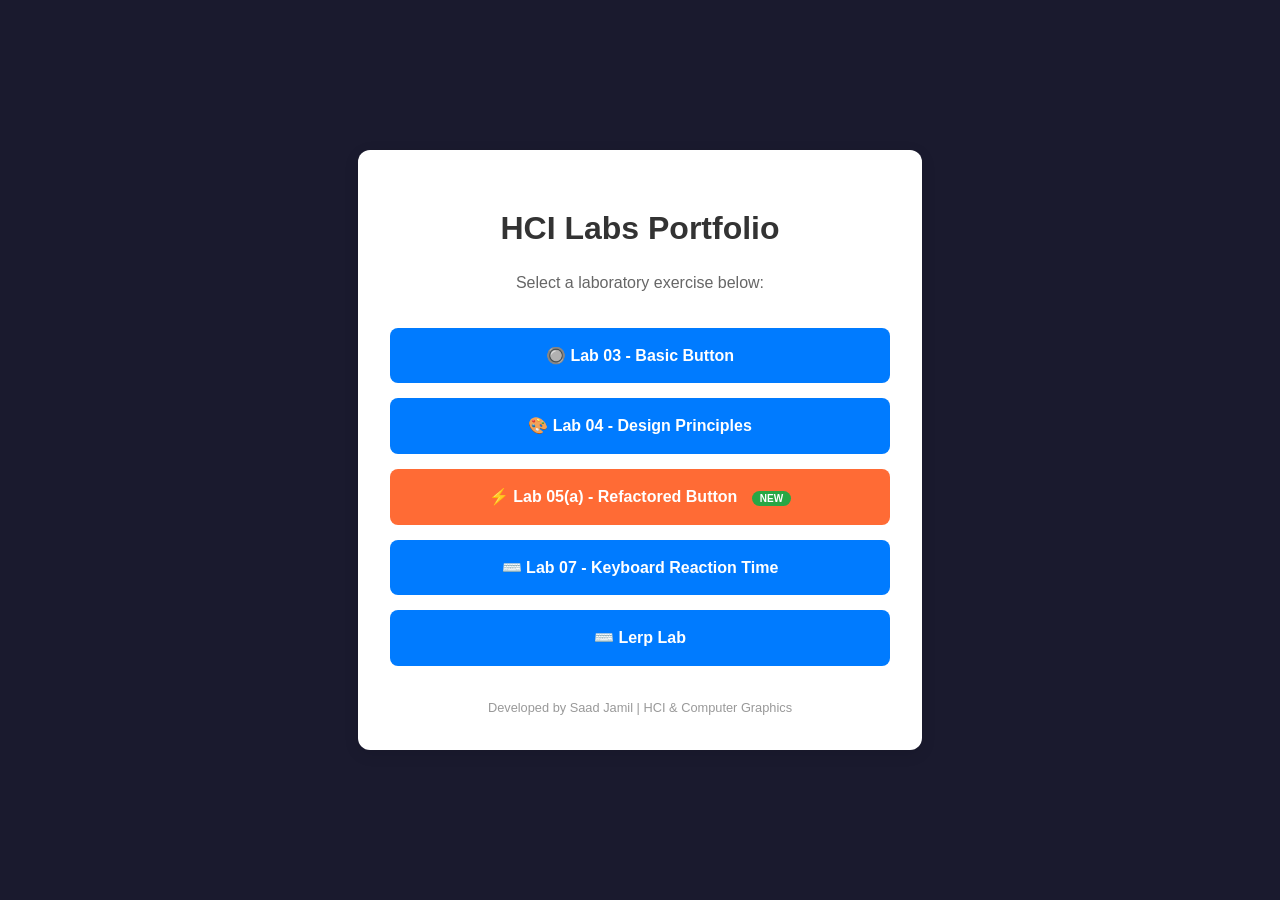
<file: index.html>
<!DOCTYPE html>
<html lang="en">
<head>
    <meta charset="UTF-8">
    <meta name="viewport" content="width=device-width, initial-scale=1.0">
    <title>HCI Labs - Saad Jamil</title>
    <style>
        body {
            font-family: 'Segoe UI', Tahoma, Geneva, Verdana, sans-serif;
            line-height: 1.6;
            background: #1a1a2e;
            margin: 0;
            display: flex;
            justify-content: center;
            align-items: center;
            min-height: 100vh;
        }
        .container {
            background: white;
            padding: 2rem;
            border-radius: 12px;
            box-shadow: 0 4px 15px rgba(0,0,0,0.1);
            text-align: center;
            max-width: 500px;
            width: 90%;
        }
        h1 {
            color: #333;
            margin-bottom: 0.5rem;
        }
        p {
            color: #666;
            margin-bottom: 2rem;
        }
        .lab-links {
            display: flex;
            flex-direction: column;
            gap: 15px;
        }
        .lab-card {
            text-decoration: none;
            color: white;
            background: #007bff;
            padding: 15px;
            border-radius: 8px;
            font-weight: bold;
            transition: transform 0.2s;
        }
        .lab-card:hover {
            transform: translateY(-3px);
            background: #0056b3;
        }
        .lab-card.lab5 {
            background: #ff6b35;
        }
        .lab-card.lab5:hover {
            background: #e85d2c;
        }
        .footer {
            margin-top: 2rem;
            font-size: 0.8rem;
            color: #999;
        }
        .badge {
            background: #28a745;
            color: white;
            font-size: 10px;
            padding: 2px 8px;
            border-radius: 20px;
            margin-left: 10px;
        }
    </style>
</head>
<body>
    <div class="container">
        <h1>HCI Labs Portfolio</h1>
        <p>Select a laboratory exercise below:</p>
        <div class="lab-links">
            <a href="lab03.html" class="lab-card">🔘 Lab 03 - Basic Button</a>
            <a href="lab04.html" class="lab-card">🎨 Lab 04 - Design Principles</a>
            <a href="lab5/index.html" class="lab-card lab5">⚡ Lab 05(a) - Refactored Button <span class="badge">NEW</span></a>
            <a href="lab7/index.html" class="lab-card">⌨️ Lab 07 - Keyboard Reaction Time</a>
             <a href="lerp.html" class="lab-card">⌨️ Lerp Lab </a>
        </div>
        <div class="footer">
            Developed by Saad Jamil | HCI & Computer Graphics
        </div>
    </div>
</body>
</html>
</file>
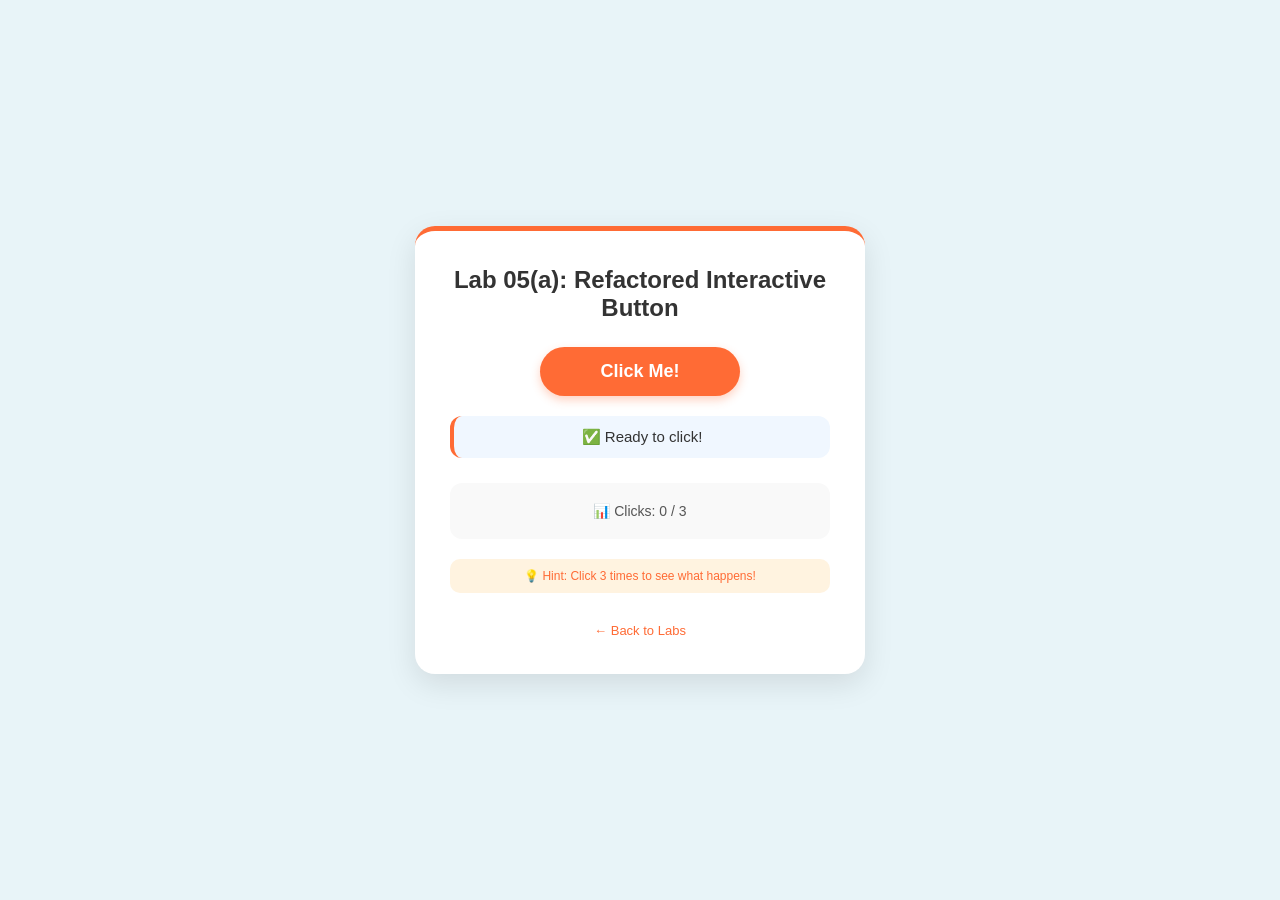
<file: lab5/index.html>
<!DOCTYPE html>
<html lang="en">
<head>
    <meta charset="UTF-8">
    <meta name="viewport" content="width=device-width, initial-scale=1.0">
    <title>Lab 05(a) - Refactored Button | Saad Jamil</title>
    <link rel="stylesheet" href="style.css">
</head>
<body>

<div class="container">
    <h1>Lab 05(a): Refactored Interactive Button</h1>
    <div class="button-box">
        <button id="myButton">Click Me!</button>
        <div id="message">Ready</div>
    </div>
    
    <div class="info">
        <p>📊 Clicks: <span id="counter">0</span> / 3</p>
    </div>
    
    <div class="note">
        💡 Hint: Click 3 times to see what happens!
    </div>
    
    <a href="../index.html" class="back">← Back to Labs</a>
</div>

<script src="script.js"></script>

</body>
</html>
</file>
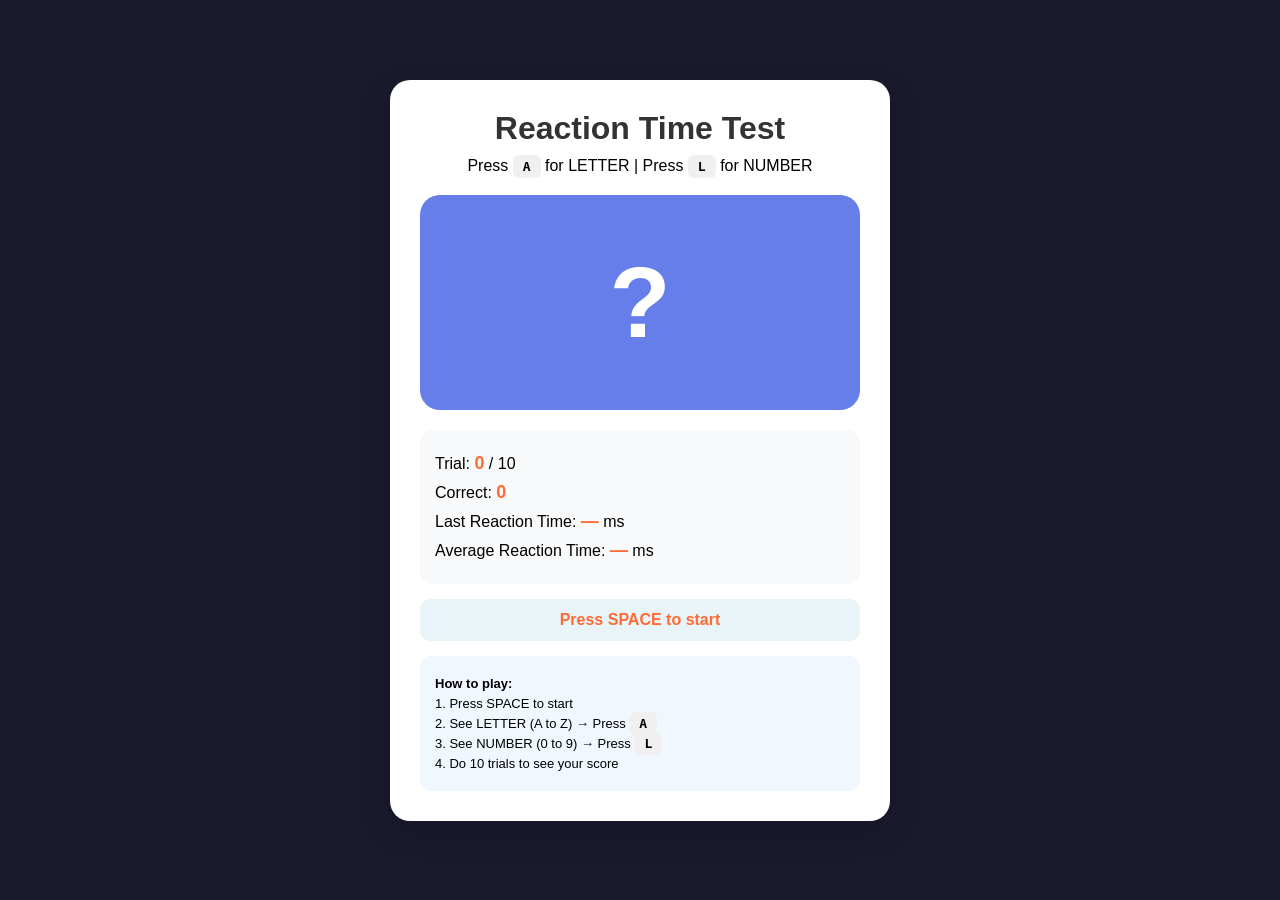
<file: lab7/index.html>
<!DOCTYPE html>
<html lang="en">
<head>
    <meta charset="UTF-8">
    <meta name="viewport" content="width=device-width, initial-scale=1.0">
    <title>Lab 07 - Reaction Time Test</title>
    <link rel="stylesheet" href="style.css">
</head>
<body>

<div class="box">
    <h1>Reaction Time Test</h1>
    <p>Press <kbd>A</kbd> for LETTER | Press <kbd>L</kbd> for NUMBER</p>
    
    <!-- Big box showing letter or number -->
    <div class="big-letter" id="stimulus">?</div>
    
    <!-- Stats -->
    <div class="stats">
        <p>Trial: <span id="trial">0</span> / 10</p>
        <p>Correct: <span id="correct">0</span></p>
        <p>Last Reaction Time: <span id="lastRT">—</span> ms</p>
        <p>Average Reaction Time: <span id="avgRT">—</span> ms</p>
    </div>
    
    <!-- Message box -->
    <div class="message" id="message">
        Press SPACE to start
    </div>
    
    <!-- Instructions -->
    <div class="help">
        <p><strong>How to play:</strong></p>
        <p>1. Press SPACE to start</p>
        <p>2. See LETTER (A to Z) → Press <kbd>A</kbd></p>
        <p>3. See NUMBER (0 to 9) → Press <kbd>L</kbd></p>
        <p>4. Do 10 trials to see your score</p>
    </div>
</div>

<script src="script.js"></script>
</body>
</html>
</file>
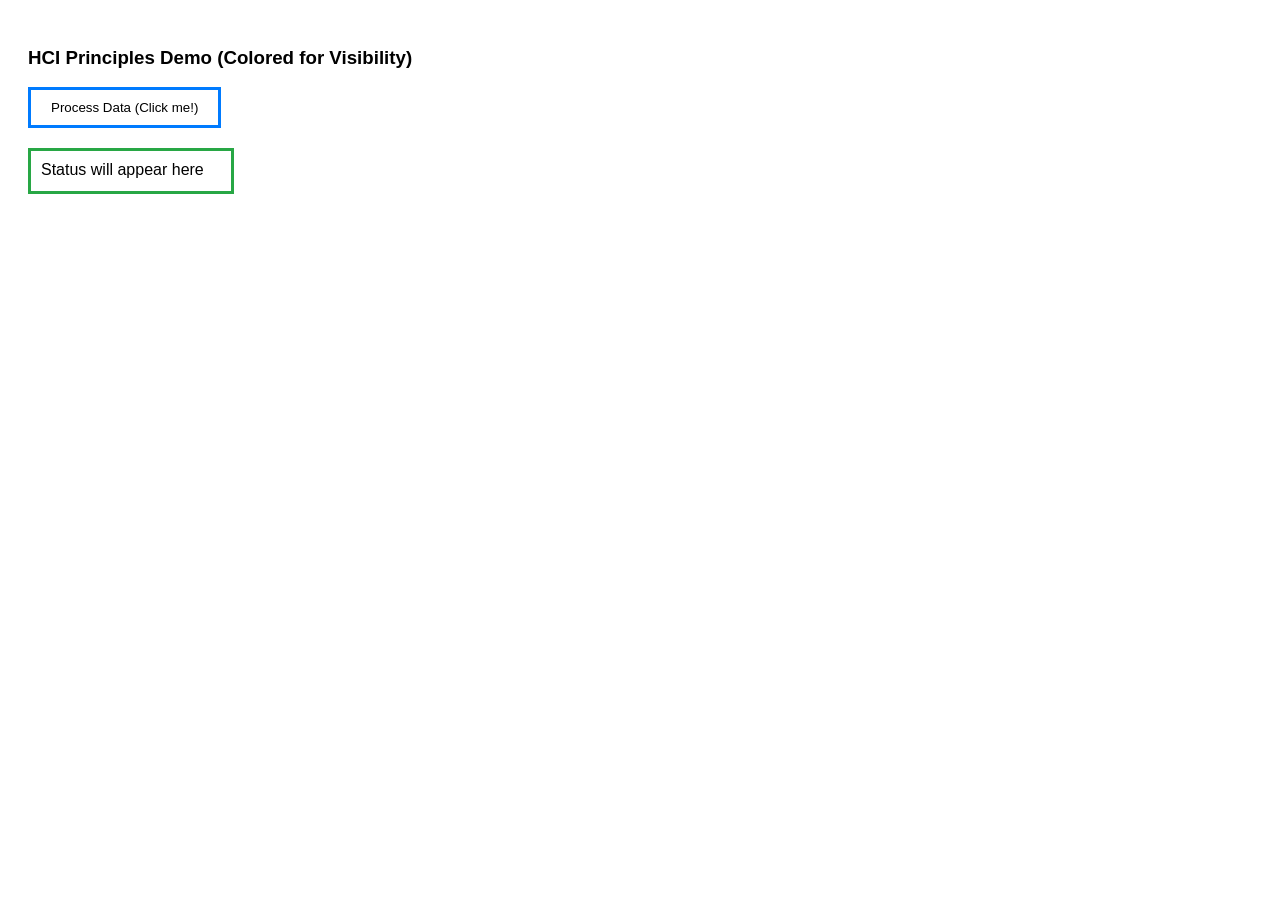
<file: lab04.html>
<!DOCTYPE html>
<html>
<head>
    <style>
        body { font-family: Arial; padding: 20px; }
        
        /* AFFORDANCE - Blue border */
        #actionBtn {
            padding: 10px 20px;
            border: 3px solid #007bff; 
            background: white;
            cursor: pointer;
            display: block; /* Keeps button on its own line */
            margin-bottom: 10px;
        }
        
        /* Ensures disabled button shows not-allowed cursor */
        #actionBtn:disabled {
            cursor: not-allowed !important;
        }
        
        /* MAPPING - Green border */
        #status {
            margin-top: 10px;
            border: 3px solid #28a745; 
            padding: 10px;
            min-height: 20px;
            /* FIX: This makes the border wrap the text instead of the whole screen */
            display: inline-block; 
            min-width: 180px;
        }
        
        /* FEEDBACK - Yellow background on click */
        .click-feedback {
            background-color: #ffc107 !important; 
            transform: scale(0.95);
        }
        
        /* CONSTRAINT - Red border when disabled */
        .constrained {
            border-color: #dc3545 !important; 
        }
        
        /* SIGNIFIER - Purple background when disabled */
        .disabled-signifier {
            background-color: #6f42c1 !important; 
            color: white;
            opacity: 0.7;
            cursor: not-allowed;
        }
    </style>
</head>
<body>
    <h3>HCI Principles Demo (Colored for Visibility)</h3>
    
    <button id="actionBtn" onclick="performAction()">
        Process Data (Click me!)
    </button>
    
    <div id="status">Status will appear here</div>
    
    <script>
        let count = 0;
        const btn = document.getElementById('actionBtn');
        const status = document.getElementById('status');
        
        function performAction() {
            count++;
            
            // FEEDBACK: Add yellow click effect
            btn.classList.add('click-feedback');
            
            // Reduced timeout slightly so it doesn't overlap with the limit state
            setTimeout(() => btn.classList.remove('click-feedback'), 200);
            
            // Update status with count
            status.textContent = `✅ Processed ${count} time${count !== 1 ? 's' : ''}`;
            
            // CONSTRAINT & SIGNIFIER: Apply at limit
            if (count >= 3) {
                btn.disabled = true;
                btn.classList.add('constrained', 'disabled-signifier');
                status.textContent = '⛔ Limit reached (3 clicks max)';
                
                status.style.borderColor = '#dc3545'; 
                status.style.borderWidth = '3px';
            }
        }
    </script>
</body>
</html>
</file>
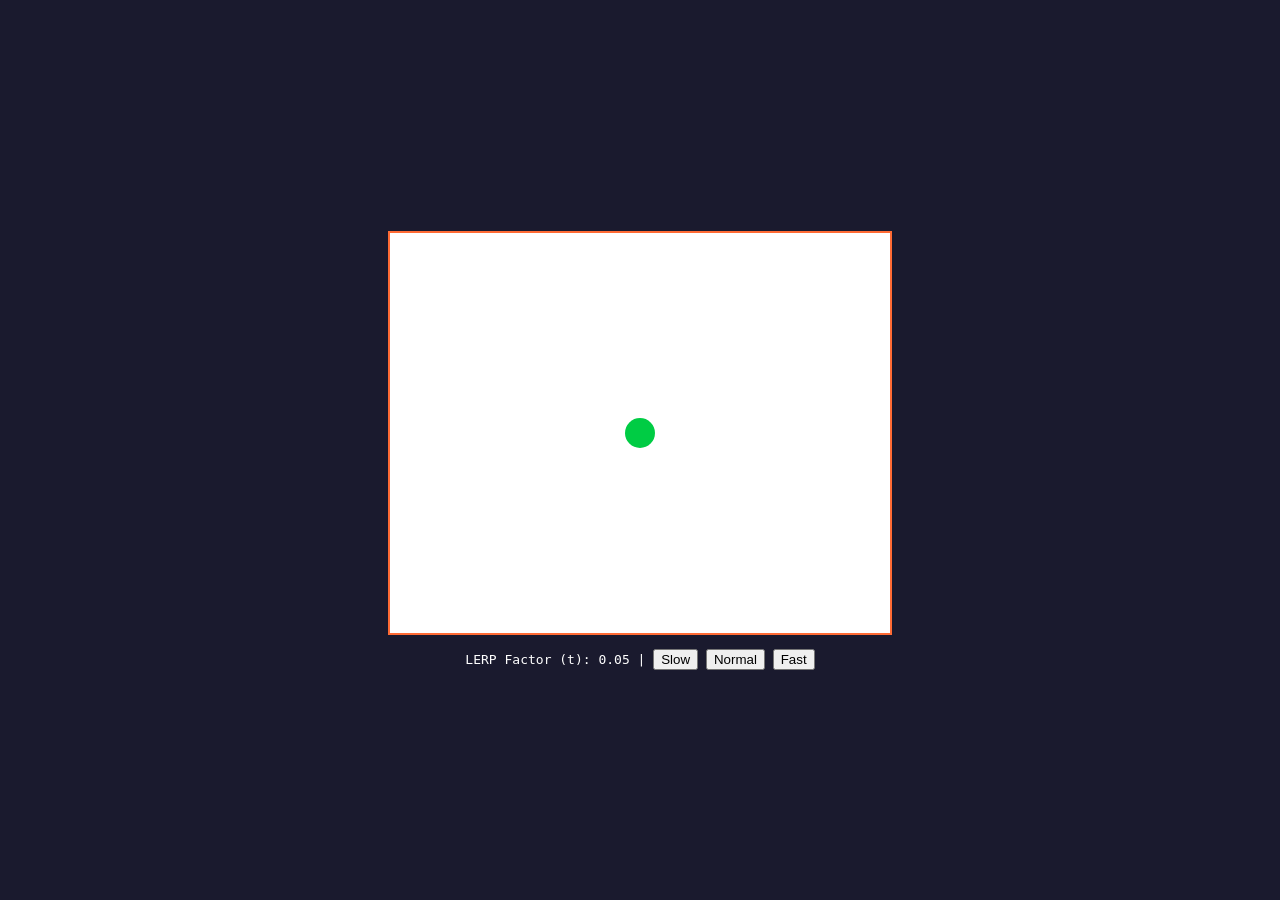
<file: lerp.html>
<!DOCTYPE html>
<html lang="en">
<head>
    <meta charset="UTF-8">
    <title>LERP Lab</title>
    <style>
        body { background: #1a1a2e; display: flex; justify-content: center; align-items: center; height: 100vh; margin: 0; }
        canvas { background: white; border: 2px solid #ff6b35; cursor: crosshair; }
        .info { text-align: center; color: white; margin-top: 10px; font-family: monospace; }
    </style>
</head>
<body>

<div>
    <canvas id="canvas" width="500" height="400"></canvas>
    <div class="info">LERP Factor (t): <span id="tValue">0.05</span> | <button id="slow">Slow</button> <button id="normal">Normal</button> <button id="fast">Fast</button></div>
</div>

<script>
    const canvas = document.getElementById('canvas');
    const ctx = canvas.getContext('2d');
    
    let circleX = 250, circleY = 200;
    let mouseX = 250, mouseY = 200, mouseIn = false;
    let t = 0.05;
    
    function lerp(start, end, t) { return start + (end - start) * t; }
    
    function draw() {
        ctx.fillStyle = 'white';
        ctx.fillRect(0, 0, 500, 400);
        
        if (mouseIn) {
            ctx.strokeStyle = 'red';
            ctx.beginPath();
            ctx.moveTo(mouseX - 10, mouseY);
            ctx.lineTo(mouseX + 10, mouseY);
            ctx.moveTo(mouseX, mouseY - 10);
            ctx.lineTo(mouseX, mouseY + 10);
            ctx.stroke();
        }
        
        ctx.fillStyle = '#00cc44';
        ctx.beginPath();
        ctx.arc(circleX, circleY, 15, 0, Math.PI * 2);
        ctx.fill();
        
        document.getElementById('tValue').innerText = t;
    }
    
    function animate() {
        if (mouseIn) {
            circleX = lerp(circleX, mouseX, t);
            circleY = lerp(circleY, mouseY, t);
        }
        draw();
        requestAnimationFrame(animate);
    }
    
    canvas.onmousemove = (e) => {
        const rect = canvas.getBoundingClientRect();
        mouseX = (e.clientX - rect.left) * (500 / rect.width);
        mouseY = (e.clientY - rect.top) * (400 / rect.height);
        mouseIn = true;
    };
    canvas.onmouseleave = () => mouseIn = false;
    
    document.getElementById('slow').onclick = () => t = 0.02;
    document.getElementById('normal').onclick = () => t = 0.05;
    document.getElementById('fast').onclick = () => t = 0.10;
    
    animate();
</script>

</body>
</html>
</file>
<file: lab5/style.css>
* {
    margin: 0;
    padding: 0;
    box-sizing: border-box;
}

body {
    font-family: 'Segoe UI', Tahoma, Geneva, Verdana, sans-serif;
    background: #e8f4f8;
    min-height: 100vh;
    display: flex;
    justify-content: center;
    align-items: center;
}

.container {
    background: white;
    max-width: 450px;
    width: 90%;
    padding: 35px;
    border-radius: 20px;
    box-shadow: 0 10px 30px rgba(0,0,0,0.1);
    text-align: center;
    border-top: 5px solid #ff6b35;
}

h1 {
    font-size: 24px;
    color: #333;
    margin-bottom: 8px;
}

.subtitle {
    color: #ff6b35;
    font-size: 13px;
    margin-bottom: 30px;
    letter-spacing: 1px;
}

.button-box {
    margin: 25px 0;
}

#myButton {
    background: #ff6b35;
    color: white;
    border: none;
    padding: 14px 32px;
    font-size: 18px;
    font-weight: bold;
    border-radius: 50px;
    cursor: pointer;
    transition: all 0.2s ease;
    box-shadow: 0 4px 10px rgba(255, 107, 53, 0.3);
    width: 200px;
}

#myButton:hover {
    background: #e85d2c;
    transform: scale(1.02);
}

#myButton:active {
    transform: scale(0.96);
}

#myButton:disabled {
    background: #ccc;
    cursor: not-allowed;
    transform: none;
    box-shadow: none;
}

#message {
    margin-top: 20px;
    padding: 12px;
    background: #f0f7ff;
    border-radius: 12px;
    color: #333;
    font-weight: 500;
    font-size: 15px;
    border-left: 4px solid #ff6b35;
    transition: all 0.3s ease;
}

.info {
    background: #f9f9f9;
    padding: 15px;
    border-radius: 12px;
    margin: 20px 0;
    font-size: 14px;
}

.info p {
    margin: 5px 0;
    color: #555;
}

.note {
    background: #fff3e0;
    padding: 10px;
    border-radius: 10px;
    font-size: 12px;
    color: #ff6b35;
    margin: 15px 0;
}

.back {
    display: inline-block;
    margin-top: 15px;
    color: #ff6b35;
    text-decoration: none;
    font-size: 13px;
}

.back:hover {
    text-decoration: underline;
}
</file>
<file: lab7/style.css>
* {
    margin: 0;
    padding: 0;
    box-sizing: border-box;
}

body {
    font-family: 'Segoe UI', Arial, sans-serif;
    background: #1a1a2e;
    display: flex;
    justify-content: center;
    align-items: center;
    min-height: 100vh;
}

.box {
    background: white;
    width: 500px;
    padding: 30px;
    border-radius: 20px;
    text-align: center;
    box-shadow: 0 10px 30px rgba(0,0,0,0.2);
}

h1 {
    color: #333;
    margin-bottom: 10px;
}

kbd {
    background: #f0f0f0;
    padding: 4px 10px;
    border-radius: 6px;
    font-weight: bold;
}

.big-letter {
    background: #667eea;
    color: white;
    font-size: 100px;
    font-weight: bold;
    padding: 50px;
    margin: 20px 0;
    border-radius: 20px;
}

.stats {
    background: #f8f9fa;
    padding: 15px;
    border-radius: 12px;
    margin: 15px 0;
    text-align: left;
}

.stats p {
    margin: 8px 0;
    font-size: 16px;
}

.stats span {
    font-weight: bold;
    color: #ff6b35;
    font-size: 18px;
}

.message {
    background: #e8f4f8;
    padding: 12px;
    border-radius: 10px;
    margin: 15px 0;
    font-weight: bold;
    color: #ff6b35;
}

.help {
    background: #f0f7ff;
    padding: 15px;
    border-radius: 10px;
    margin-top: 15px;
    text-align: left;
    font-size: 13px;
}

.help p {
    margin: 5px 0;
}
</file>
